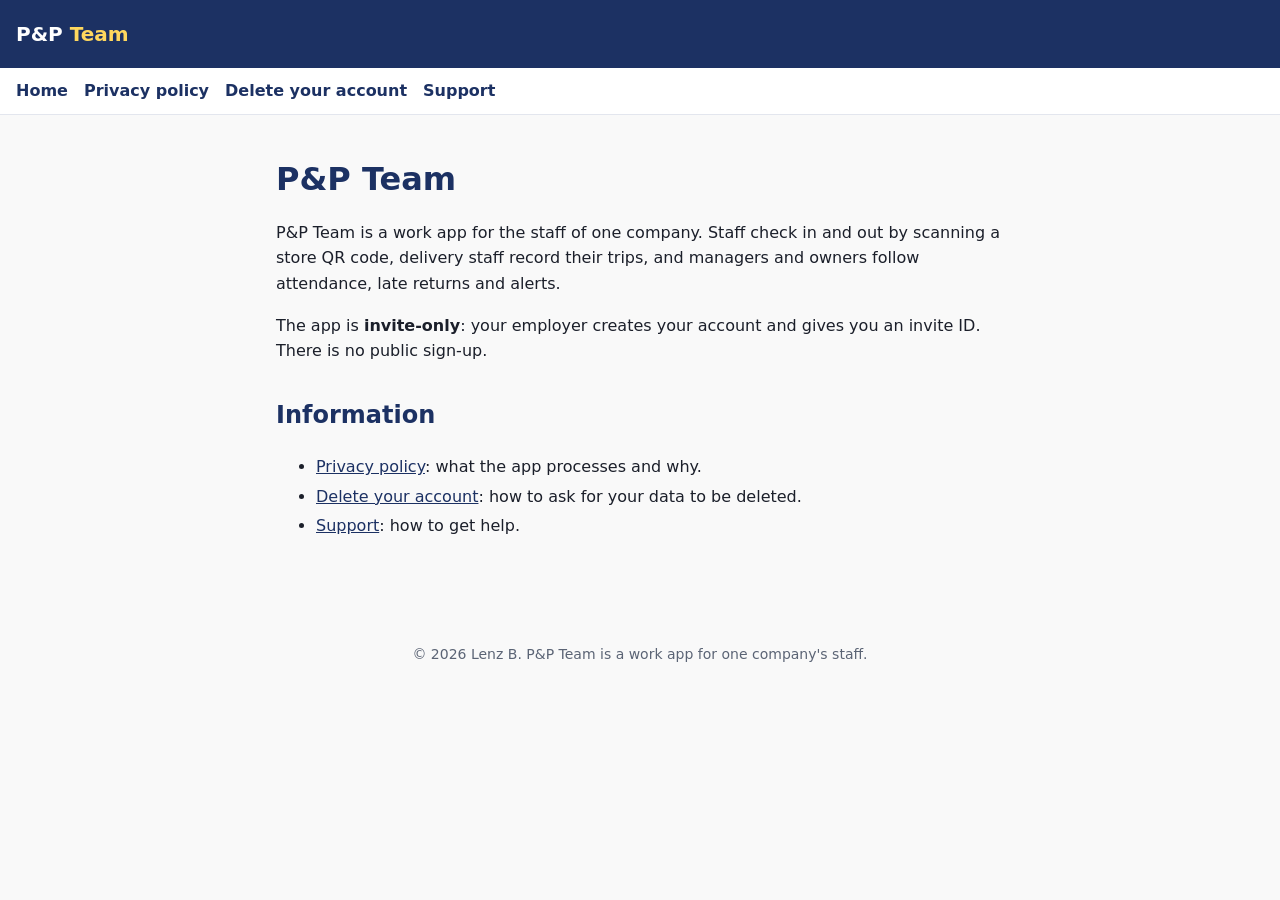
<file: index.html>
<!doctype html>
<html lang="en">
<head>
<meta charset="utf-8">
<meta name="viewport" content="width=device-width,initial-scale=1">
<title>Home | P&amp;P Team</title>
<meta name="robots" content="index,follow">
<link rel="stylesheet" href="style.css">
</head>
<body>
<header><a href="index.html">P&amp;P <span>Team</span></a></header>
<nav><a href="index.html">Home</a><a href="privacy.html">Privacy policy</a><a href="delete-account.html">Delete your account</a><a href="support.html">Support</a></nav>
<main>
<h1>P&amp;P Team</h1>
<p>P&amp;P Team is a work app for the staff of one company. Staff check in and out by scanning a store QR code, delivery staff record their trips, and managers and owners follow attendance, late returns and alerts.</p>
<p>The app is <strong>invite-only</strong>: your employer creates your account and gives you an invite ID. There is no public sign-up.</p>
<h2>Information</h2>
<ul>
<li><a href="privacy.html">Privacy policy</a>: what the app processes and why.</li>
<li><a href="delete-account.html">Delete your account</a>: how to ask for your data to be deleted.</li>
<li><a href="support.html">Support</a>: how to get help.</li>
</ul>
</main>
<footer>&copy; 2026 Lenz B. P&amp;P Team is a work app for one company's staff.</footer>
</body>
</html>
</file>
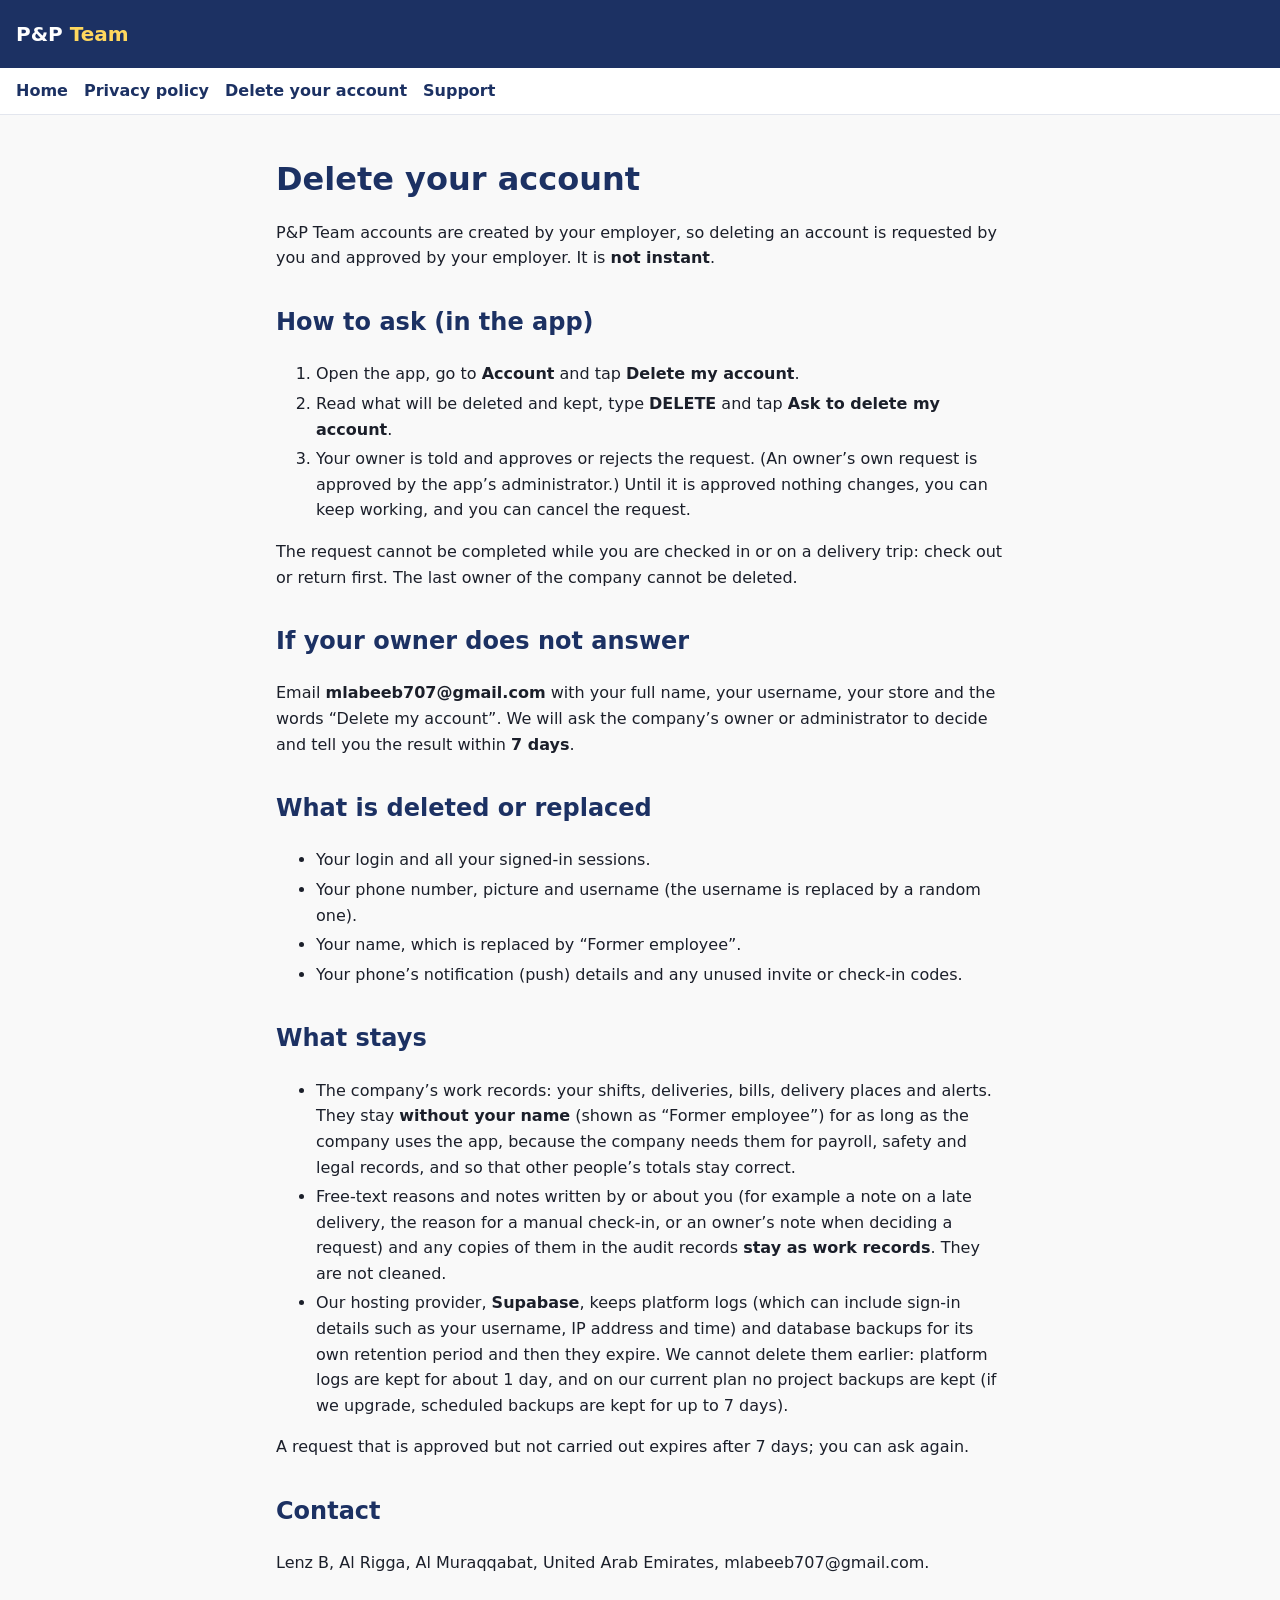
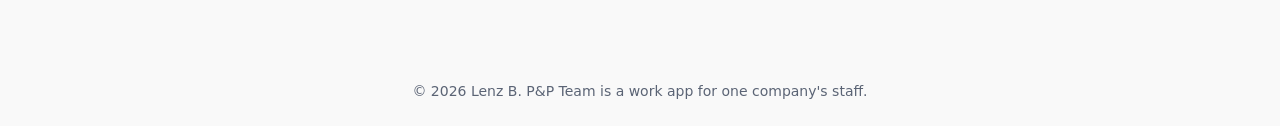
<file: delete-account.html>
<!doctype html>
<html lang="en">
<head>
<meta charset="utf-8">
<meta name="viewport" content="width=device-width,initial-scale=1">
<title>Delete your account | P&amp;P Team</title>
<meta name="robots" content="index,follow">
<link rel="stylesheet" href="style.css">
</head>
<body>
<header><a href="index.html">P&amp;P <span>Team</span></a></header>
<nav><a href="index.html">Home</a><a href="privacy.html">Privacy policy</a><a href="delete-account.html">Delete your account</a><a href="support.html">Support</a></nav>
<main>
<h1>Delete your account</h1>
<p>P&amp;P Team accounts are created by your employer, so deleting an account is requested by you and approved by your employer. It is <strong>not instant</strong>.</p>
<h2>How to ask (in the app)</h2>
<ol>
<li>Open the app, go to <strong>Account</strong> and tap <strong>Delete my account</strong>.</li>
<li>Read what will be deleted and kept, type <strong>DELETE</strong> and tap <strong>Ask to delete my account</strong>.</li>
<li>Your owner is told and approves or rejects the request. (An owner&rsquo;s own request is approved by the app&rsquo;s administrator.) Until it is approved nothing changes, you can keep working, and you can cancel the request.</li>
</ol>
<p>The request cannot be completed while you are checked in or on a delivery trip: check out or return first. The last owner of the company cannot be deleted.</p>
<h2>If your owner does not answer</h2>
<p>Email <strong>mlabeeb707@gmail.com</strong> with your full name, your username, your store and the words &ldquo;Delete my account&rdquo;. We will ask the company&rsquo;s owner or administrator to decide and tell you the result within <strong>7 days</strong>.</p>
<h2>What is deleted or replaced</h2>
<ul>
<li>Your login and all your signed-in sessions.</li>
<li>Your phone number, picture and username (the username is replaced by a random one).</li>
<li>Your name, which is replaced by &ldquo;Former employee&rdquo;.</li>
<li>Your phone&rsquo;s notification (push) details and any unused invite or check-in codes.</li>
</ul>
<h2>What stays</h2>
<ul>
<li>The company&rsquo;s work records: your shifts, deliveries, bills, delivery places and alerts. They stay <strong>without your name</strong> (shown as &ldquo;Former employee&rdquo;) for as long as the company uses the app, because the company needs them for payroll, safety and legal records, and so that other people&rsquo;s totals stay correct.</li>
<li>Free-text reasons and notes written by or about you (for example a note on a late delivery, the reason for a manual check-in, or an owner&rsquo;s note when deciding a request) and any copies of them in the audit records <strong>stay as work records</strong>. They are not cleaned.</li>
<li>Our hosting provider, <strong>Supabase</strong>, keeps platform logs (which can include sign-in details such as your username, IP address and time) and database backups for its own retention period and then they expire. We cannot delete them earlier: platform logs are kept for about 1 day, and on our current plan no project backups are kept (if we upgrade, scheduled backups are kept for up to 7 days).</li>
</ul>
<p>A request that is approved but not carried out expires after 7 days; you can ask again.</p>
<h2>Contact</h2>
<p>Lenz B, Al Rigga, Al Muraqqabat, United Arab Emirates, mlabeeb707@gmail.com.</p>
</main>
<footer>&copy; 2026 Lenz B. P&amp;P Team is a work app for one company's staff.</footer>
</body>
</html>
</file>
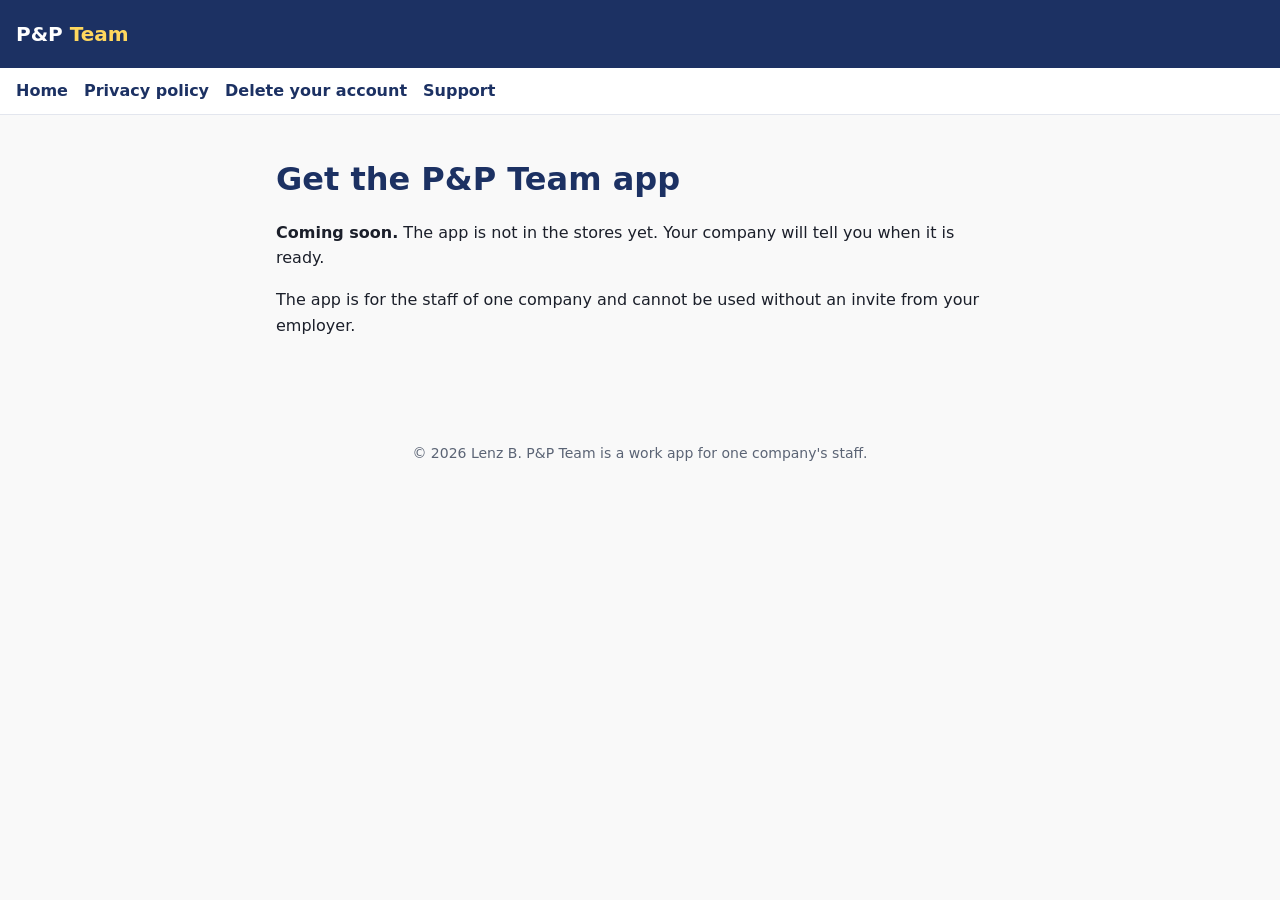
<file: install.html>
<!doctype html>
<html lang="en">
<head>
<meta charset="utf-8">
<meta name="viewport" content="width=device-width,initial-scale=1">
<title>Get the app | P&amp;P Team</title>
<meta name="robots" content="noindex">
<link rel="stylesheet" href="style.css">
</head>
<body>
<header><a href="index.html">P&amp;P <span>Team</span></a></header>
<nav><a href="index.html">Home</a><a href="privacy.html">Privacy policy</a><a href="delete-account.html">Delete your account</a><a href="support.html">Support</a></nav>
<main>
<h1>Get the P&amp;P Team app</h1>
<p id="msg">Choose your phone to open the store.</p>
<p id="soon" hidden><strong>Coming soon.</strong> The app is not in the stores yet. Your company will tell you when it is ready.</p>
<ul id="buttons">
<li><a id="android" href="#">Android: open Google Play</a></li>
<li><a id="iphone" href="#">iPhone: open the App Store</a></li>
</ul>
<p>The app is for the staff of one company and cannot be used without an invite from your employer.</p>
</main>
<footer>&copy; 2026 Lenz B. P&amp;P Team is a work app for one company's staff.</footer>
<script>
// Store links are filled in after approval. Until then a link that does not start with https:// is treated as "not live".
var PLAY = ""; // set to the https:// Google Play link after approval
var APPLE = ""; // set to the https:// App Store link after approval
function live(u) { return /^https:\/\//.test(u); }
var a = document.getElementById("android"), i = document.getElementById("iphone");
if (live(PLAY)) a.href = PLAY; else a.parentNode.hidden = true;
if (live(APPLE)) i.href = APPLE; else i.parentNode.hidden = true;
if (!live(PLAY) && !live(APPLE)) {
  document.getElementById("msg").hidden = true;
  document.getElementById("soon").hidden = false;
} else {
  var ua = navigator.userAgent || "";
  var target = /android/i.test(ua) ? PLAY : (/iPhone|iPad|iPod/i.test(ua) ? APPLE : "");
  if (live(target)) { window.location.replace(target); }
}
</script>
</body>
</html>
</file>
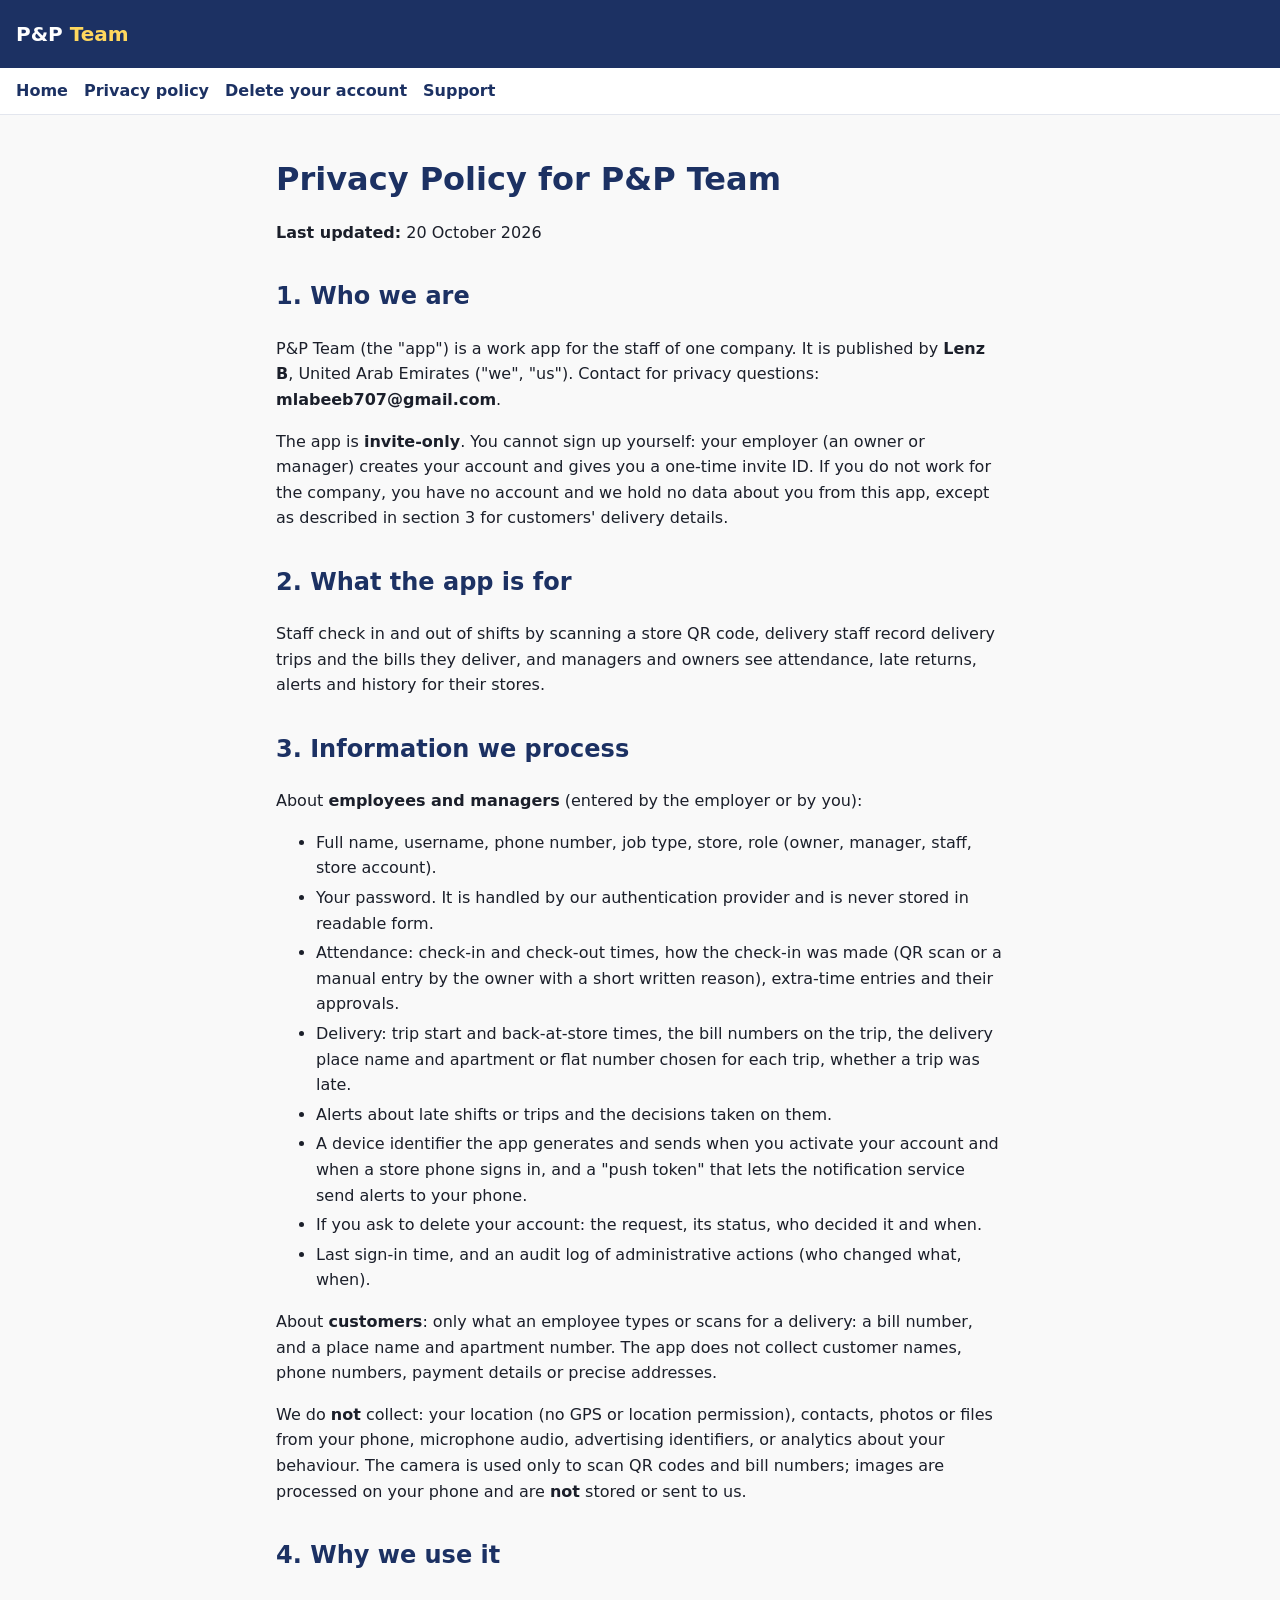
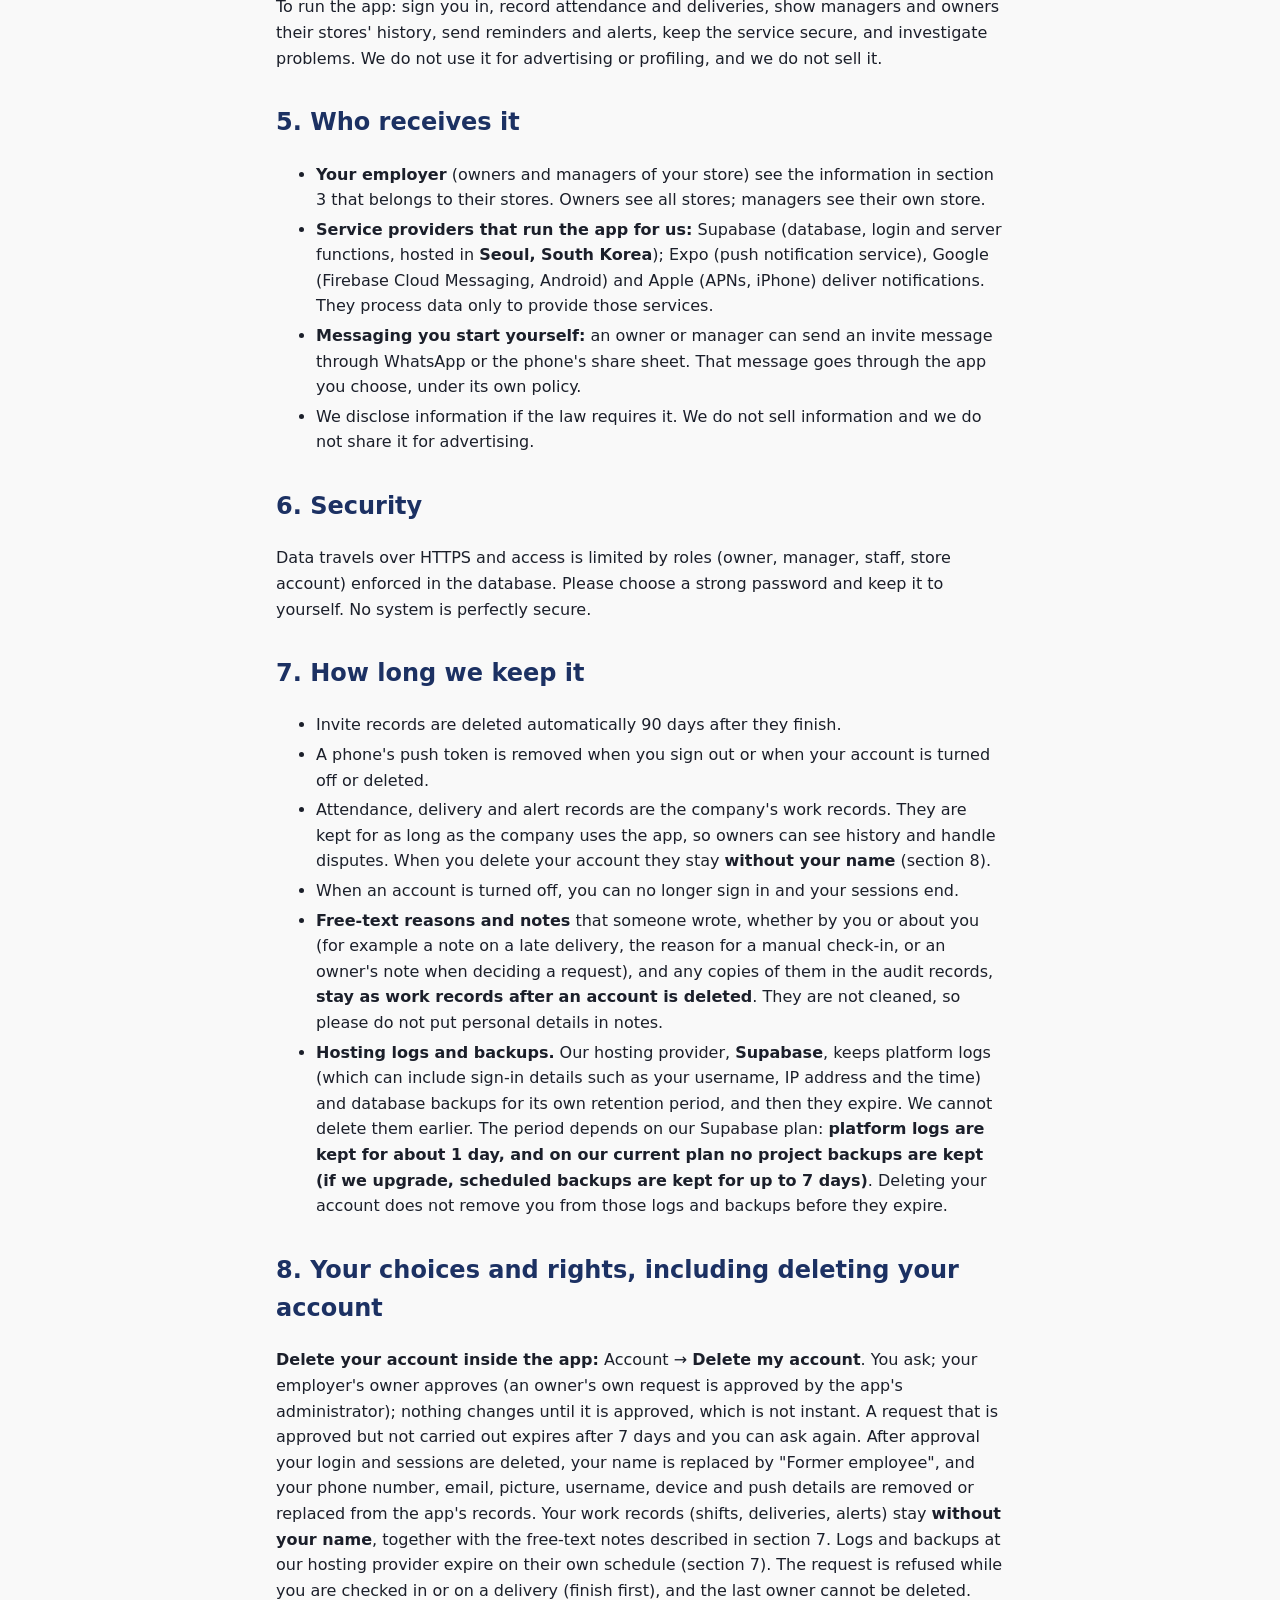
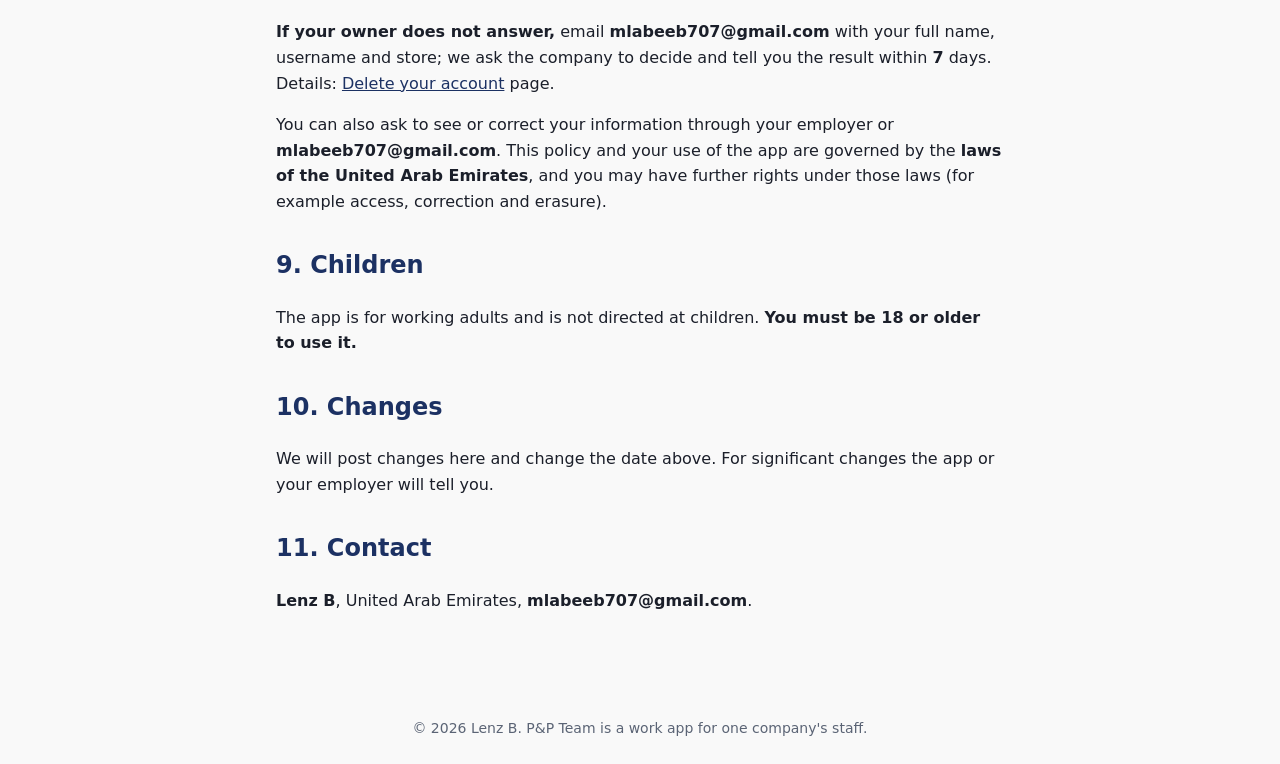
<file: privacy.html>
<!doctype html>
<html lang="en">

<head>
    <meta charset="utf-8">
    <meta name="viewport" content="width=device-width,initial-scale=1">
    <title>Privacy policy | P&amp;P Team</title>
    <meta name="robots" content="index,follow">
    <link rel="stylesheet" href="style.css">
</head>

<body>
    <header><a href="index.html">P&amp;P <span>Team</span></a></header>
    <nav><a href="index.html">Home</a><a href="privacy.html">Privacy policy</a><a href="delete-account.html">Delete your
            account</a><a href="support.html">Support</a></nav>
    <main>
        <h1>Privacy Policy for P&amp;P Team</h1>
        <p><strong>Last updated:</strong> 20 October 2026</p>
        <h2>1. Who we are</h2>
        <p>P&amp;P Team (the &quot;app&quot;) is a work app for the staff of one company. It is published by
            <strong>Lenz B</strong>, United Arab Emirates (&quot;we&quot;, &quot;us&quot;). Contact for privacy
            questions: <strong>mlabeeb707@gmail.com</strong>.</p>
        <p>The app is <strong>invite-only</strong>. You cannot sign up yourself: your employer (an owner or manager)
            creates your account and gives you a one-time invite ID. If you do not work for the company, you have no
            account and we hold no data about you from this app, except as described in section 3 for customers&#x27;
            delivery details.</p>
        <h2>2. What the app is for</h2>
        <p>Staff check in and out of shifts by scanning a store QR code, delivery staff record delivery trips and the
            bills they deliver, and managers and owners see attendance, late returns, alerts and history for their
            stores.</p>
        <h2>3. Information we process</h2>
        <p>About <strong>employees and managers</strong> (entered by the employer or by you):</p>
        <ul>
            <li>Full name, username, phone number, job type, store, role (owner, manager, staff, store account).</li>
            <li>Your password. It is handled by our authentication provider and is never stored in readable form.</li>
            <li>Attendance: check-in and check-out times, how the check-in was made (QR scan or a manual entry by the
                owner with a short written reason), extra-time entries and their approvals.</li>
            <li>Delivery: trip start and back-at-store times, the bill numbers on the trip, the delivery place name and
                apartment or flat number chosen for each trip, whether a trip was late.</li>
            <li>Alerts about late shifts or trips and the decisions taken on them.</li>
            <li>A device identifier the app generates and sends when you activate your account and when a store phone
                signs in, and a &quot;push token&quot; that lets the notification service send alerts to your phone.
            </li>
            <li>If you ask to delete your account: the request, its status, who decided it and when.</li>
            <li>Last sign-in time, and an audit log of administrative actions (who changed what, when).</li>
        </ul>
        <p>About <strong>customers</strong>: only what an employee types or scans for a delivery: a bill number, and a
            place name and apartment number. The app does not collect customer names, phone numbers, payment details or
            precise addresses.</p>
        <p>We do <strong>not</strong> collect: your location (no GPS or location permission), contacts, photos or files
            from your phone, microphone audio, advertising identifiers, or analytics about your behaviour. The camera is
            used only to scan QR codes and bill numbers; images are processed on your phone and are <strong>not</strong>
            stored or sent to us.</p>
        <h2>4. Why we use it</h2>
        <p>To run the app: sign you in, record attendance and deliveries, show managers and owners their stores&#x27;
            history, send reminders and alerts, keep the service secure, and investigate problems. We do not use it for
            advertising or profiling, and we do not sell it.</p>
        <h2>5. Who receives it</h2>
        <ul>
            <li><strong>Your employer</strong> (owners and managers of your store) see the information in section 3 that
                belongs to their stores. Owners see all stores; managers see their own store.</li>
            <li><strong>Service providers that run the app for us:</strong> Supabase (database, login and server
                functions, hosted in <strong>Seoul, South Korea</strong>); Expo (push notification service), Google
                (Firebase Cloud Messaging, Android) and Apple (APNs, iPhone) deliver notifications. They process data
                only to provide those services.</li>
            <li><strong>Messaging you start yourself:</strong> an owner or manager can send an invite message through
                WhatsApp or the phone&#x27;s share sheet. That message goes through the app you choose, under its own
                policy.</li>
            <li>We disclose information if the law requires it. We do not sell information and we do not share it for
                advertising.</li>
        </ul>
        <h2>6. Security</h2>
        <p>Data travels over HTTPS and access is limited by roles (owner, manager, staff, store account) enforced in the
            database. Please choose a strong password and keep it to yourself. No system is perfectly secure.</p>
        <h2>7. How long we keep it</h2>
        <ul>
            <li>Invite records are deleted automatically 90 days after they finish.</li>
            <li>A phone&#x27;s push token is removed when you sign out or when your account is turned off or deleted.
            </li>
            <li>Attendance, delivery and alert records are the company&#x27;s work records. They are kept for as long as
                the company uses the app, so owners can see history and handle disputes. When you delete your account
                they stay <strong>without your name</strong> (section 8).</li>
            <li>When an account is turned off, you can no longer sign in and your sessions end.</li>
            <li><strong>Free-text reasons and notes</strong> that someone wrote, whether by you or about you (for
                example a note on a late delivery, the reason for a manual check-in, or an owner&#x27;s note when
                deciding a request), and any copies of them in the audit records, <strong>stay as work records after an
                    account is deleted</strong>. They are not cleaned, so please do not put personal details in notes.
            </li>
            <li><strong>Hosting logs and backups.</strong> Our hosting provider, <strong>Supabase</strong>, keeps
                platform logs (which can include sign-in details such as your username, IP address and the time) and
                database backups for its own retention period, and then they expire. We cannot delete them earlier. The
                period depends on our Supabase plan: <strong>platform logs are kept for about 1 day, and on our current
                    plan no project backups are kept (if we upgrade, scheduled backups are kept for up to 7
                    days)</strong>. Deleting your account does not remove you from those logs and backups before they
                expire.</li>
        </ul>
        <h2>8. Your choices and rights, including deleting your account</h2>
        <p><strong>Delete your account inside the app:</strong> Account → <strong>Delete my account</strong>. You ask;
            your employer&#x27;s owner approves (an owner&#x27;s own request is approved by the app&#x27;s
            administrator); nothing changes until it is approved, which is not instant. A request that is approved but
            not carried out expires after 7 days and you can ask again. After approval your login and sessions are
            deleted, your name is replaced by &quot;Former employee&quot;, and your phone number, email, picture,
            username, device and push details are removed or replaced from the app&#x27;s records. Your work records
            (shifts, deliveries, alerts) stay <strong>without your name</strong>, together with the free-text notes
            described in section 7. Logs and backups at our hosting provider expire on their own schedule (section 7).
            The request is refused while you are checked in or on a delivery (finish first), and the last owner cannot
            be deleted.</p>
        <p><strong>If your owner does not answer,</strong> email <strong>mlabeeb707@gmail.com</strong> with your full
            name, username and store; we ask the company to decide and tell you the result within <strong>7</strong>
            days. Details: <a href="delete-account.html">Delete your account</a> page.</p>
        <p>You can also ask to see or correct your information through your employer or
            <strong>mlabeeb707@gmail.com</strong>. This policy and your use of the app are governed by the <strong>laws
                of the United Arab Emirates</strong>, and you may have further rights under those laws (for example
            access, correction and erasure).</p>
        <h2>9. Children</h2>
        <p>The app is for working adults and is not directed at children. <strong>You must be 18 or older to use
                it.</strong></p>
        <h2>10. Changes</h2>
        <p>We will post changes here and change the date above. For significant changes the app or your employer will
            tell you.</p>
        <h2>11. Contact</h2>
        <p><strong>Lenz B</strong>, United Arab Emirates, <strong>mlabeeb707@gmail.com</strong>.</p>
    </main>
    <footer>&copy; 2026 Lenz B. P&amp;P Team is a work app for one company's staff.</footer>
</body>

</html>
</file>
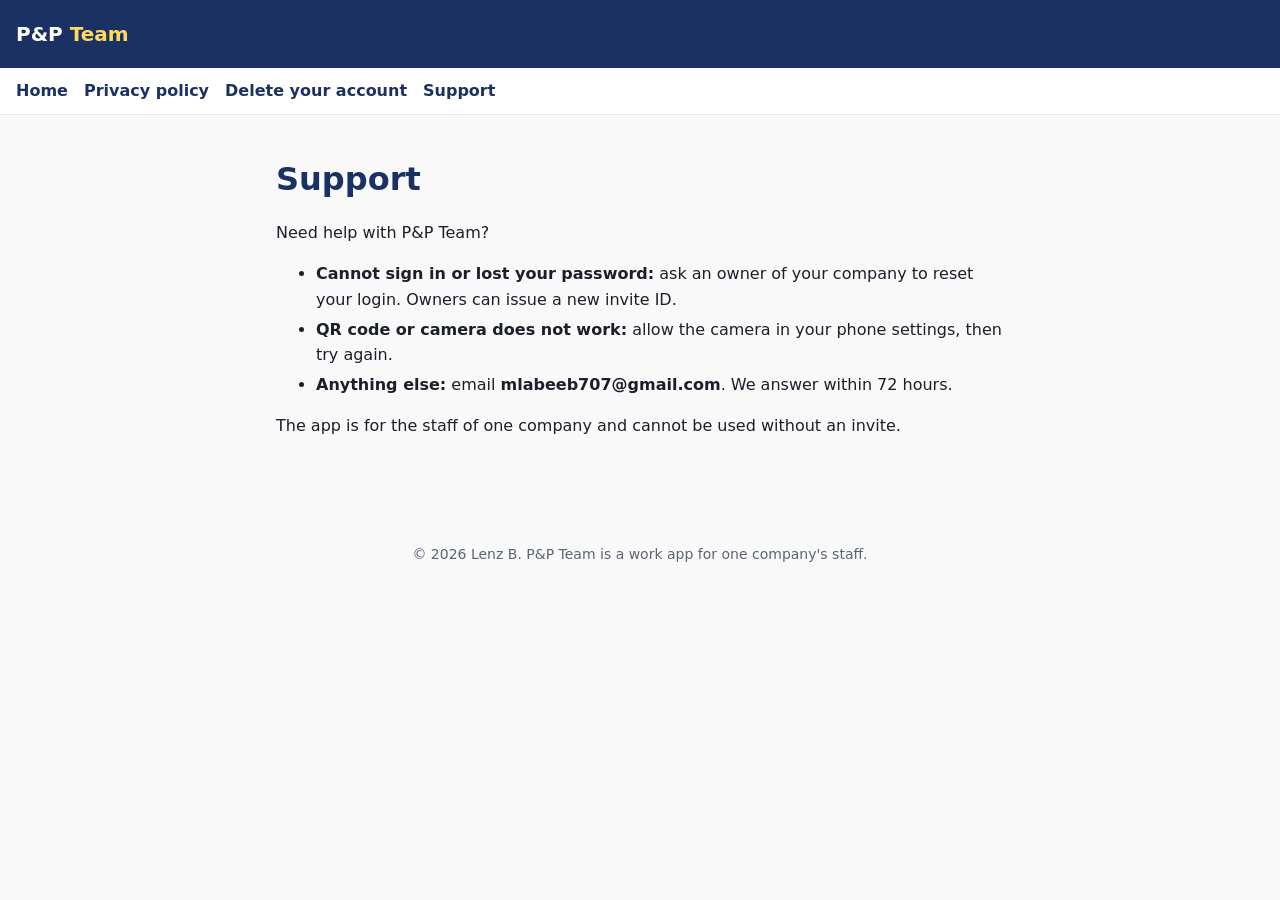
<file: support.html>
<!doctype html>
<html lang="en">
<head>
<meta charset="utf-8">
<meta name="viewport" content="width=device-width,initial-scale=1">
<title>Support | P&amp;P Team</title>
<meta name="robots" content="index,follow">
<link rel="stylesheet" href="style.css">
</head>
<body>
<header><a href="index.html">P&amp;P <span>Team</span></a></header>
<nav><a href="index.html">Home</a><a href="privacy.html">Privacy policy</a><a href="delete-account.html">Delete your account</a><a href="support.html">Support</a></nav>
<main>
<h1>Support</h1>
<p>Need help with P&amp;P Team?</p>
<ul>
<li><strong>Cannot sign in or lost your password:</strong> ask an owner of your company to reset your login. Owners can issue a new invite ID.</li>
<li><strong>QR code or camera does not work:</strong> allow the camera in your phone settings, then try again.</li>
<li><strong>Anything else:</strong> email <strong>mlabeeb707@gmail.com</strong>. We answer within 72 hours.</li>
</ul>
<p>The app is for the staff of one company and cannot be used without an invite.</p>
</main>
<footer>&copy; 2026 Lenz B. P&amp;P Team is a work app for one company's staff.</footer>
</body>
</html>
</file>
<file: style.css>
:root{--blue:#1C3163;--yellow:#FFD85E;--bg:#F9F9F9;--text:#1b1f2a;--muted:#5b6475}
*{box-sizing:border-box}
body{margin:0;background:var(--bg);color:var(--text);font:16px/1.6 system-ui,-apple-system,"Segoe UI",Roboto,sans-serif}
header{background:var(--blue);color:#fff;padding:18px 16px}
header a{color:#fff;text-decoration:none;font-weight:700;font-size:20px}
header a span{color:var(--yellow)}
nav{background:#fff;border-bottom:1px solid #e3e6ee;padding:10px 16px}
nav a{color:var(--blue);margin-right:16px;text-decoration:none;font-weight:600}
nav a:hover{text-decoration:underline}
main{max-width:760px;margin:0 auto;padding:24px 16px 64px}
h1{color:var(--blue);line-height:1.2}
h2{color:var(--blue);margin-top:32px}
.note{background:#fff7d6;border-left:4px solid var(--yellow);padding:10px 14px;border-radius:6px}
footer{text-align:center;color:var(--muted);font-size:14px;padding:24px 16px}
a{color:var(--blue)}
li{margin:4px 0}
</file>
